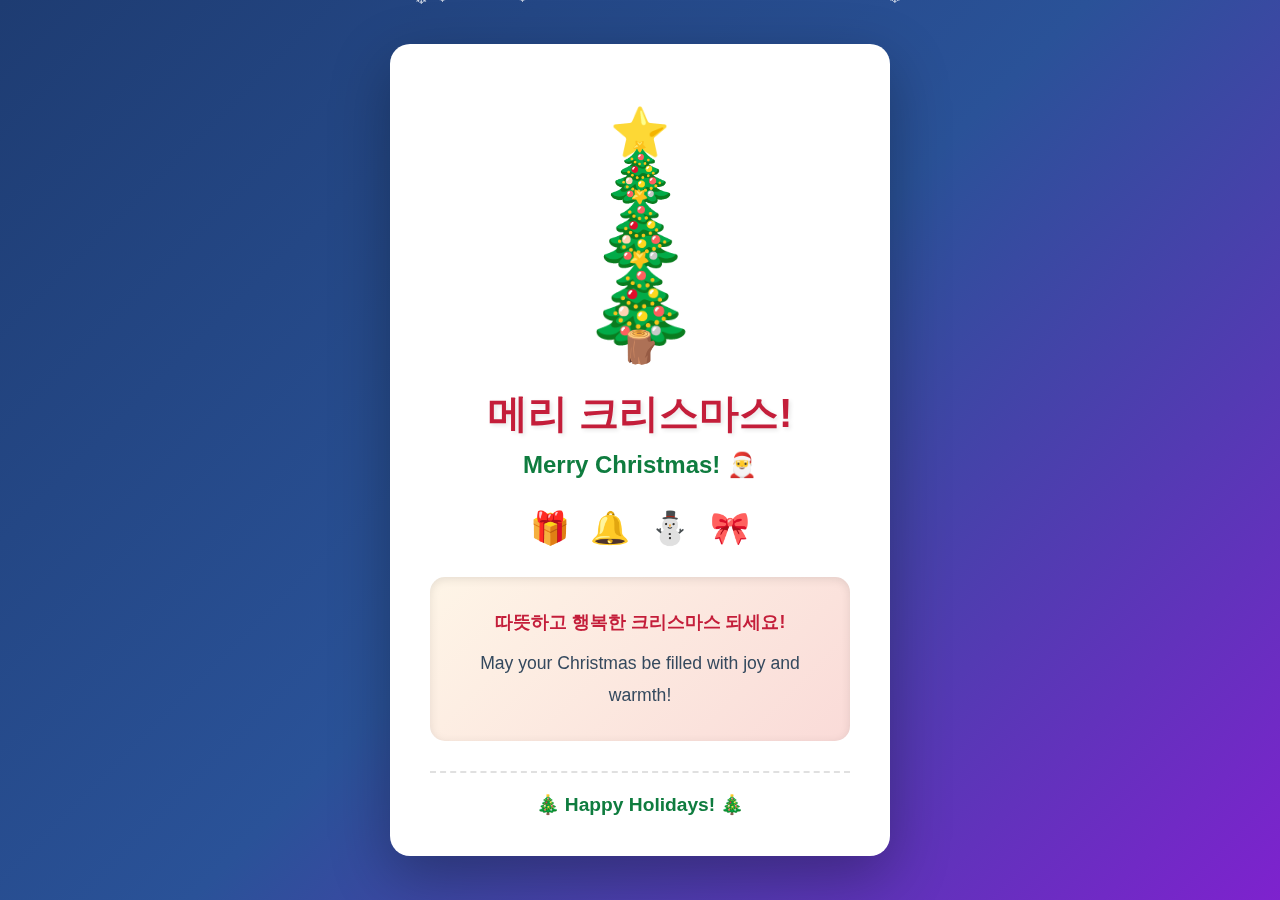
<file: index.html>
<!DOCTYPE html>
<html lang="ko">
<head>
    <meta charset="UTF-8">
    <meta name="viewport" content="width=device-width, initial-scale=1.0">
    <title>메리 크리스마스 🎄</title>
    <link rel="stylesheet" href="style.css">
</head>
<body>
    <div class="snow-container" id="snowContainer"></div>
    
    <div class="card-container">
        <div class="christmas-card">
            <div class="card-front">
                <div class="christmas-tree">
                    <div class="tree-top">⭐</div>
                    <div class="tree-body">
                        <div class="tree-layer layer-1">🎄</div>
                        <div class="tree-layer layer-2">🎄</div>
                        <div class="tree-layer layer-3">🎄</div>
                    </div>
                    <div class="tree-trunk">🪵</div>
                </div>
                
                <h1 class="title">메리 크리스마스!</h1>
                <p class="subtitle">Merry Christmas! 🎅</p>
                
                <div class="decorations">
                    <span class="decoration">🎁</span>
                    <span class="decoration">🔔</span>
                    <span class="decoration">⛄</span>
                    <span class="decoration">🎀</span>
                </div>
                
                <div class="message">
                    <p>따뜻하고 행복한 크리스마스 되세요!</p>
                    <p>May your Christmas be filled with joy and warmth!</p>
                </div>
                
                <div class="footer">
                    <p>🎄 Happy Holidays! 🎄</p>
                </div>
            </div>
        </div>
    </div>
    
    <script src="script.js"></script>
</body>
</html>
</file>
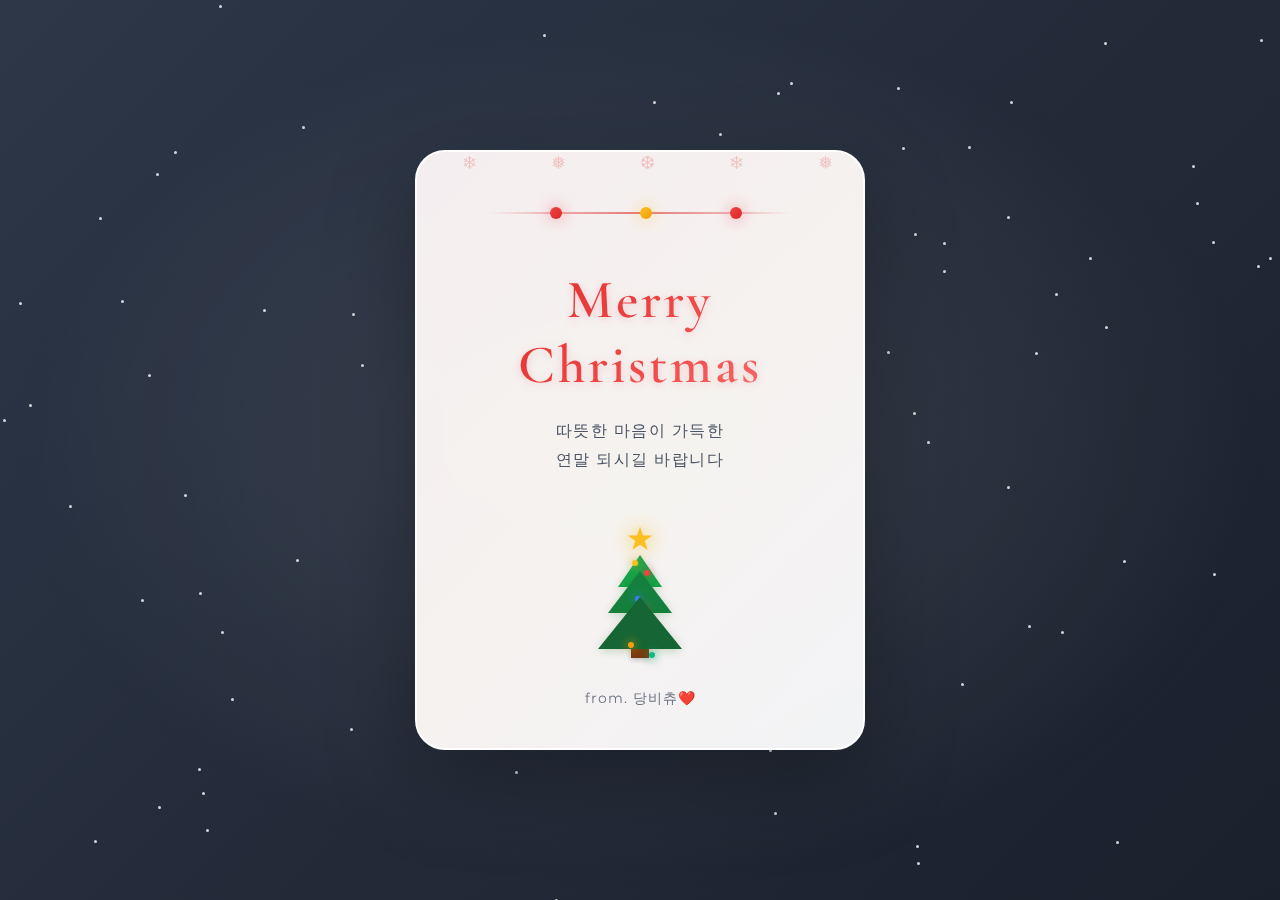
<file: christmas_card_2025.html>
<!DOCTYPE html>
<html lang="ko">
<head>
    <meta charset="UTF-8">
    <meta name="viewport" content="width=device-width, initial-scale=1.0">
    <title>Merry Christmas 2025</title>
    <style>
        @import url('https://fonts.googleapis.com/css2?family=Cormorant+Garamond:wght@300;400;600&family=Montserrat:wght@300;400&display=swap');
        
        * {
            margin: 0;
            padding: 0;
            box-sizing: border-box;
        }

        body {
            display: flex;
            justify-content: center;
            align-items: center;
            min-height: 100vh;
            background: linear-gradient(135deg, #2d3748 0%, #1a202c 100%);
            font-family: 'Montserrat', sans-serif;
            padding: 20px;
            overflow: hidden;
        }

        .background {
            position: fixed;
            top: 0;
            left: 0;
            width: 100%;
            height: 100%;
            background: radial-gradient(ellipse at center, rgba(255, 255, 255, 0.1) 0%, transparent 70%);
        }

        .stars {
            position: fixed;
            top: 0;
            left: 0;
            width: 100%;
            height: 100%;
            pointer-events: none;
        }

        .star {
            position: absolute;
            width: 3px;
            height: 3px;
            background: rgba(255, 255, 255, 0.8);
            border-radius: 50%;
            animation: twinkle 3s infinite;
        }

        @keyframes twinkle {
            0%, 100% { opacity: 0.4; }
            50% { opacity: 1; }
        }

        .card {
            width: 450px;
            height: 600px;
            background: rgba(255, 255, 255, 0.95);
            backdrop-filter: blur(20px);
            border: 2px solid rgba(255, 255, 255, 1);
            border-radius: 30px;
            position: relative;
            z-index: 10;
            overflow: hidden;
            box-shadow: 0 30px 90px rgba(0, 0, 0, 0.3);
        }

        .card::before {
            content: '';
            position: absolute;
            top: 0;
            left: 0;
            width: 100%;
            height: 100%;
            background: linear-gradient(135deg, 
                rgba(255, 182, 193, 0.1) 0%,
                rgba(255, 218, 185, 0.1) 50%,
                rgba(230, 230, 250, 0.1) 100%);
            pointer-events: none;
        }

        .content {
            position: relative;
            width: 100%;
            height: 100%;
            display: flex;
            flex-direction: column;
            justify-content: center;
            align-items: center;
            padding: 50px 40px;
            z-index: 2;
        }

        .ornament-line {
            position: absolute;
            top: 60px;
            left: 50%;
            transform: translateX(-50%);
            width: 300px;
            height: 2px;
            background: linear-gradient(90deg, 
                transparent 0%,
                rgba(220, 38, 38, 0.3) 20%,
                rgba(220, 38, 38, 0.6) 50%,
                rgba(220, 38, 38, 0.3) 80%,
                transparent 100%);
        }

        .ornament {
            position: absolute;
            width: 12px;
            height: 12px;
            border-radius: 50%;
            top: -5px;
        }

        .ornament:nth-child(1) {
            left: 20%;
            background: linear-gradient(135deg, #ef4444, #dc2626);
            box-shadow: 0 0 15px rgba(239, 68, 68, 0.6);
            animation: swing 3s ease-in-out infinite;
        }

        .ornament:nth-child(2) {
            left: 50%;
            background: linear-gradient(135deg, #fbbf24, #f59e0b);
            box-shadow: 0 0 15px rgba(251, 191, 36, 0.6);
            animation: swing 3s ease-in-out infinite 0.5s;
        }

        .ornament:nth-child(3) {
            left: 80%;
            background: linear-gradient(135deg, #ef4444, #dc2626);
            box-shadow: 0 0 15px rgba(239, 68, 68, 0.6);
            animation: swing 3s ease-in-out infinite 1s;
        }

        @keyframes swing {
            0%, 100% { transform: translateY(0) rotate(0deg); }
            25% { transform: translateY(5px) rotate(2deg); }
            75% { transform: translateY(5px) rotate(-2deg); }
        }

        .main-text {
            margin-top: 40px;
            text-align: center;
        }

        h1 {
            font-family: 'Cormorant Garamond', serif;
            font-size: 54px;
            font-weight: 600;
            letter-spacing: 3px;
            background: linear-gradient(135deg, #dc2626 0%, #ef4444 50%, #f87171 100%);
            -webkit-background-clip: text;
            -webkit-text-fill-color: transparent;
            background-clip: text;
            margin-bottom: 20px;
            filter: drop-shadow(0 2px 4px rgba(220, 38, 38, 0.2));
        }

        .korean-text {
            font-size: 16px;
            font-weight: 400;
            color: #4b5563;
            letter-spacing: 1.5px;
            margin-bottom: 25px;
            line-height: 1.8;
        }

        /* Christmas Tree */
        .tree-container {
            margin: 20px 0 15px 0;
            display: flex;
            flex-direction: column;
            align-items: center;
        }

        .tree-star {
            font-size: 28px;
            color: #fbbf24;
            text-shadow: 0 0 20px rgba(251, 191, 36, 1);
            margin-bottom: 5px;
            animation: sparkle 2s ease-in-out infinite;
        }

        @keyframes sparkle {
            0%, 100% { 
                opacity: 0.7;
                transform: scale(1) rotate(0deg);
            }
            50% { 
                opacity: 1;
                transform: scale(1.15) rotate(10deg);
            }
        }

        .tree {
            position: relative;
            display: flex;
            flex-direction: column;
            align-items: center;
        }

        .tree-layer {
            width: 0;
            height: 0;
            border-style: solid;
            margin: -8px 0;
            position: relative;
            filter: drop-shadow(0 2px 4px rgba(0, 100, 0, 0.2));
        }

        .tree-layer:nth-child(1) {
            border-width: 0 22px 32px 22px;
            border-color: transparent transparent #16a34a transparent;
        }

        .tree-layer:nth-child(2) {
            border-width: 0 32px 42px 32px;
            border-color: transparent transparent #15803d transparent;
        }

        .tree-layer:nth-child(3) {
            border-width: 0 42px 52px 42px;
            border-color: transparent transparent #166534 transparent;
        }

        .tree-trunk {
            width: 18px;
            height: 22px;
            background: linear-gradient(to bottom, #92400e, #78350f);
            margin-top: -5px;
            box-shadow: 0 2px 5px rgba(0, 0, 0, 0.2);
        }

        .tree-light {
            position: absolute;
            width: 6px;
            height: 6px;
            border-radius: 50%;
            animation: blink 1.5s infinite;
        }

        @keyframes blink {
            0%, 100% { opacity: 0.4; }
            50% { opacity: 1; transform: scale(1.2); }
        }

        .light-1 {
            background: #fbbf24;
            box-shadow: 0 0 10px #fbbf24;
            top: 5px;
            left: -8px;
        }

        .light-2 {
            background: #ef4444;
            box-shadow: 0 0 10px #ef4444;
            top: 15px;
            right: -10px;
            animation-delay: 0.5s;
        }

        .light-3 {
            background: #3b82f6;
            box-shadow: 0 0 10px #3b82f6;
            top: 25px;
            left: -5px;
            animation-delay: 1s;
        }

        .light-4 {
            background: #ec4899;
            box-shadow: 0 0 10px #ec4899;
            top: 35px;
            right: -8px;
            animation-delay: 0.3s;
        }

        .light-5 {
            background: #f59e0b;
            box-shadow: 0 0 10px #f59e0b;
            top: 45px;
            left: -12px;
            animation-delay: 0.8s;
        }

        .light-6 {
            background: #10b981;
            box-shadow: 0 0 10px #10b981;
            top: 55px;
            right: -15px;
            animation-delay: 0.2s;
        }

        .from {
            position: absolute;
            bottom: 40px;
            text-align: center;
            font-size: 14px;
            font-weight: 400;
            color: #6b7280;
            letter-spacing: 1px;
        }

        /* Snowflakes */
        .snowflake {
            position: absolute;
            color: rgba(220, 38, 38, 0.3);
            font-size: 18px;
            animation: fall linear infinite;
            opacity: 0.7;
        }

        @keyframes fall {
            0% {
                transform: translateY(-10px) rotate(0deg);
                opacity: 0;
            }
            10% {
                opacity: 0.7;
            }
            90% {
                opacity: 0.7;
            }
            100% {
                transform: translateY(610px) rotate(360deg);
                opacity: 0;
            }
        }

        .snowflake:nth-child(1) { left: 10%; animation-duration: 8s; animation-delay: 0s; }
        .snowflake:nth-child(2) { left: 30%; animation-duration: 10s; animation-delay: 2s; }
        .snowflake:nth-child(3) { left: 50%; animation-duration: 7s; animation-delay: 4s; }
        .snowflake:nth-child(4) { left: 70%; animation-duration: 9s; animation-delay: 1s; }
        .snowflake:nth-child(5) { left: 90%; animation-duration: 8.5s; animation-delay: 3s; }

        /* Smooth fade in */
        .fade-in {
            animation: fadeIn 1.5s ease-out;
        }

        @keyframes fadeIn {
            from { opacity: 0; transform: translateY(20px); }
            to { opacity: 1; transform: translateY(0); }
        }
    </style>
</head>
<body>
    <div class="background"></div>
    
    <div class="stars" id="stars"></div>

    <div class="card">
        <div class="snowflake">❄</div>
        <div class="snowflake">❅</div>
        <div class="snowflake">❆</div>
        <div class="snowflake">❄</div>
        <div class="snowflake">❅</div>

        <div class="content">
            <div class="ornament-line">
                <div class="ornament"></div>
                <div class="ornament"></div>
                <div class="ornament"></div>
            </div>

            <div class="main-text fade-in">
                <h1>Merry Christmas</h1>
                <div class="korean-text">
                    따뜻한 마음이 가득한<br>
                    연말 되시길 바랍니다
                </div>
            </div>

            <div class="tree-container fade-in">
                <div class="tree-star">★</div>
                <div class="tree">
                    <div class="tree-layer">
                        <div class="tree-light light-1"></div>
                        <div class="tree-light light-2"></div>
                    </div>
                    <div class="tree-layer">
                        <div class="tree-light light-3"></div>
                        <div class="tree-light light-4"></div>
                    </div>
                    <div class="tree-layer">
                        <div class="tree-light light-5"></div>
                        <div class="tree-light light-6"></div>
                    </div>
                    <div class="tree-trunk"></div>
                </div>
            </div>

            <div class="from fade-in">
                from. 당비츄❤️
            </div>
        </div>
    </div>

    <script>
        // Generate random stars
        const starsContainer = document.getElementById('stars');
        for (let i = 0; i < 80; i++) {
            const star = document.createElement('div');
            star.className = 'star';
            star.style.left = Math.random() * 100 + '%';
            star.style.top = Math.random() * 100 + '%';
            star.style.animationDelay = Math.random() * 3 + 's';
            star.style.animationDuration = (Math.random() * 2 + 2) + 's';
            starsContainer.appendChild(star);
        }
    </script>
</body>
</html>
</file>
<file: style.css>
* {
    margin: 0;
    padding: 0;
    box-sizing: border-box;
}

body {
    font-family: 'Segoe UI', Tahoma, Geneva, Verdana, sans-serif;
    background: linear-gradient(135deg, #1e3c72 0%, #2a5298 50%, #7e22ce 100%);
    min-height: 100vh;
    display: flex;
    justify-content: center;
    align-items: center;
    overflow: hidden;
    position: relative;
}

/* Snow animation */
.snow-container {
    position: fixed;
    top: 0;
    left: 0;
    width: 100%;
    height: 100%;
    pointer-events: none;
    z-index: 1;
}

.snowflake {
    position: absolute;
    top: -10px;
    color: white;
    font-size: 1em;
    animation: fall linear infinite;
    opacity: 0.8;
}

@keyframes fall {
    to {
        transform: translateY(100vh) translateX(var(--drift, 0)) rotate(360deg);
    }
}

/* Card container */
.card-container {
    position: relative;
    z-index: 2;
    perspective: 1000px;
}

.christmas-card {
    background: white;
    border-radius: 20px;
    padding: 40px;
    box-shadow: 0 20px 60px rgba(0, 0, 0, 0.3);
    max-width: 500px;
    width: 90vw;
    animation: cardEntrance 1s ease-out;
    position: relative;
    overflow: hidden;
}

@keyframes cardEntrance {
    from {
        opacity: 0;
        transform: scale(0.8) rotateY(-20deg);
    }
    to {
        opacity: 1;
        transform: scale(1) rotateY(0deg);
    }
}

.card-front {
    text-align: center;
}

/* Christmas tree */
.christmas-tree {
    margin: 20px auto;
    animation: treeGrow 1.5s ease-out;
}

@keyframes treeGrow {
    from {
        transform: scale(0);
        opacity: 0;
    }
    to {
        transform: scale(1);
        opacity: 1;
    }
}

.tree-top {
    font-size: 3em;
    animation: starTwinkle 2s ease-in-out infinite;
}

@keyframes starTwinkle {
    0%, 100% {
        transform: scale(1) rotate(0deg);
        filter: brightness(1);
    }
    50% {
        transform: scale(1.2) rotate(10deg);
        filter: brightness(1.5);
    }
}

.tree-body {
    margin: -10px 0;
}

.tree-layer {
    font-size: 4em;
    line-height: 0.8;
    animation: layerFloat 3s ease-in-out infinite;
}

.layer-1 {
    animation-delay: 0s;
}

.layer-2 {
    animation-delay: 0.3s;
    font-size: 5em;
}

.layer-3 {
    animation-delay: 0.6s;
    font-size: 6em;
}

@keyframes layerFloat {
    0%, 100% {
        transform: translateY(0);
    }
    50% {
        transform: translateY(-5px);
    }
}

.tree-trunk {
    font-size: 2em;
    margin-top: -15px;
}

/* Title */
.title {
    color: #c41e3a;
    font-size: 2.5em;
    margin: 20px 0 10px;
    font-weight: bold;
    text-shadow: 2px 2px 4px rgba(0, 0, 0, 0.1);
    animation: titleBounce 2s ease-in-out infinite;
}

@keyframes titleBounce {
    0%, 100% {
        transform: translateY(0);
    }
    50% {
        transform: translateY(-10px);
    }
}

.subtitle {
    color: #0f7c3f;
    font-size: 1.5em;
    margin-bottom: 30px;
    font-weight: 600;
}

/* Decorations */
.decorations {
    display: flex;
    justify-content: center;
    gap: 20px;
    margin: 30px 0;
}

.decoration {
    font-size: 2em;
    animation: decorationBounce 1s ease-in-out infinite;
    display: inline-block;
}

.decoration:nth-child(1) {
    animation-delay: 0s;
}

.decoration:nth-child(2) {
    animation-delay: 0.2s;
}

.decoration:nth-child(3) {
    animation-delay: 0.4s;
}

.decoration:nth-child(4) {
    animation-delay: 0.6s;
}

@keyframes decorationBounce {
    0%, 100% {
        transform: translateY(0) rotate(0deg);
    }
    50% {
        transform: translateY(-15px) rotate(10deg);
    }
}

/* Message */
.message {
    background: linear-gradient(135deg, #fef5e7 0%, #fadbd8 100%);
    border-radius: 15px;
    padding: 20px;
    margin: 30px 0;
    box-shadow: inset 0 2px 10px rgba(0, 0, 0, 0.1);
}

.message p {
    color: #34495e;
    font-size: 1.1em;
    line-height: 1.8;
    margin: 10px 0;
}

.message p:first-child {
    font-weight: 600;
    color: #c41e3a;
}

/* Footer */
.footer {
    margin-top: 30px;
    padding-top: 20px;
    border-top: 2px dashed #e0e0e0;
}

.footer p {
    color: #0f7c3f;
    font-size: 1.2em;
    font-weight: bold;
    animation: footerGlow 2s ease-in-out infinite;
}

@keyframes footerGlow {
    0%, 100% {
        text-shadow: 0 0 5px rgba(15, 124, 63, 0.3);
    }
    50% {
        text-shadow: 0 0 20px rgba(15, 124, 63, 0.6);
    }
}

/* Responsive design */
@media (max-width: 600px) {
    .christmas-card {
        padding: 30px 20px;
    }
    
    .title {
        font-size: 2em;
    }
    
    .subtitle {
        font-size: 1.2em;
    }
    
    .message p {
        font-size: 1em;
    }
    
    .tree-layer {
        font-size: 3em;
    }
    
    .layer-2 {
        font-size: 4em;
    }
    
    .layer-3 {
        font-size: 5em;
    }
}

/* Sparkle effect animation for decoration clicks */
@keyframes sparkleEffect {
    0% {
        opacity: 1;
        transform: scale(1) rotate(0deg);
    }
    100% {
        opacity: 0;
        transform: scale(2) rotate(360deg);
    }
}
</file>
